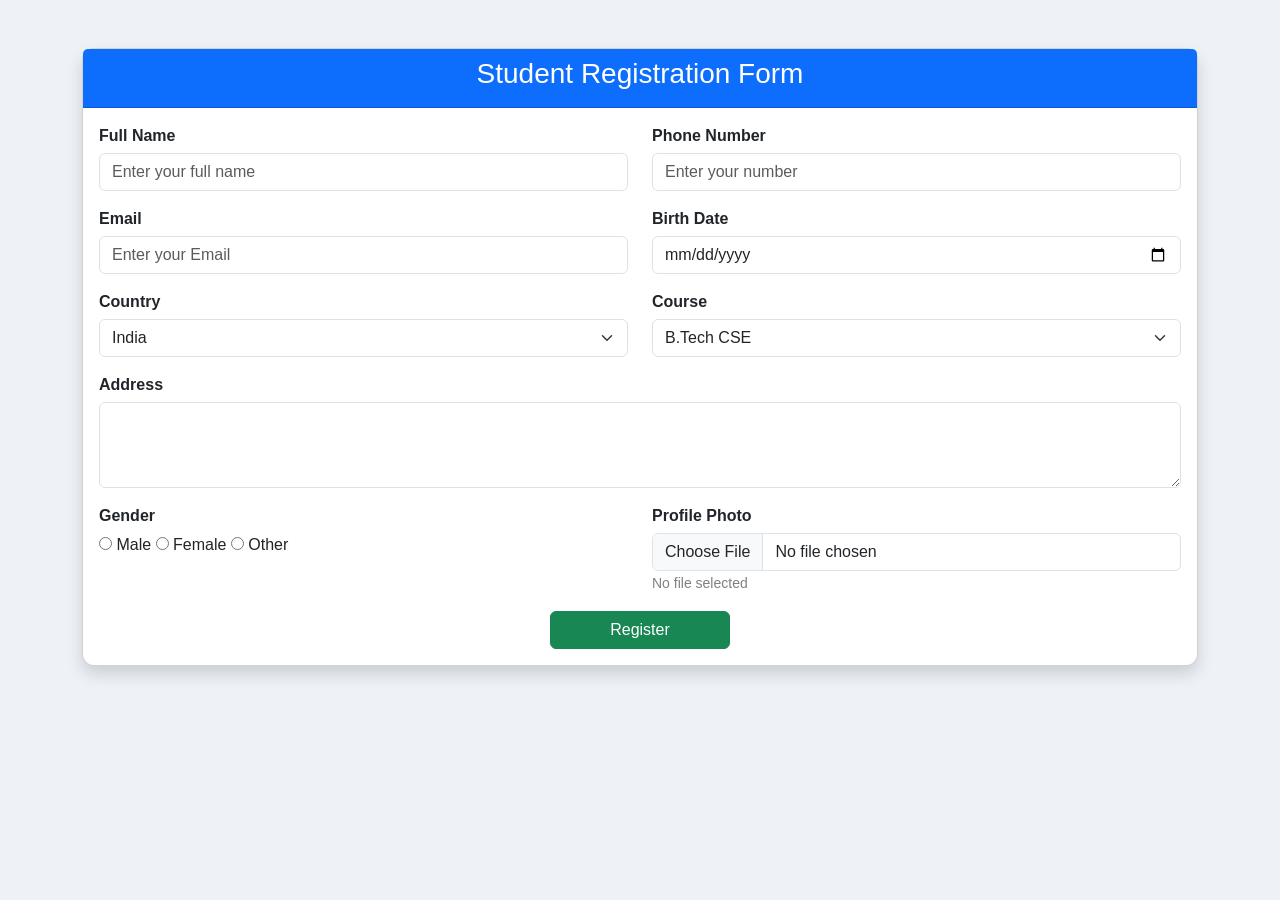
<file: 25ESKCX108/DAY 9/index.html>
<!DOCTYPE html>
<html lang="en">
<head>

<meta charset="UTF-8">
<meta name="viewport" content="width=device-width, initial-scale=1">

<title>Student Registration</title>

<link href="https://cdn.jsdelivr.net/npm/bootstrap@5.3.3/dist/css/bootstrap.min.css" rel="stylesheet">

<link rel="stylesheet" href="style.css">

</head>

<body>

<div class="container mt-5 mb-5">

<div class="card shadow">

<div class="card-header bg-primary text-white">

<h3 class="text-center">Student Registration Form</h3>

</div>

<div class="card-body">

<div id="errorBox"></div>

<form action="index.php" method="POST">

<div class="row">

<div class="col-md-6 mb-3">
<label>Full Name</label>
<input type="text" name="name" id="name" class="form-control" required placeholder="Enter your full name">
</div>

<div class="col-md-6 mb-3">
<label>Phone Number</label>
<input type="text" name="phone" class="form-control" required placeholder="Enter your number">
</div>

<div class="col-md-6 mb-3">
<label>Email</label>
<input type="email" name="email" class="form-control" required placeholder="Enter your Email">
</div>

<div class="col-md-6 mb-3">
<label>Birth Date</label>
<input type="date" name="dob" class="form-control" required >
</div>

<div class="col-md-6 mb-3">
<label>Country</label>

<select name="country" class="form-select">

<option>India</option>
<option>USA</option>
<option>Canada</option>
<option>Australia</option>

</select>

</div>

<div class="col-md-6 mb-3">

<label>Course</label>

<select name="course" class="form-select">

<option>B.Tech CSE</option>
<option>B.Tech DS</option>
<option>BCA</option>
<option>MCA</option>

</select>

</div>

<div class="col-12 mb-3">

<label>Address</label>

<textarea name="address" id="address" rows="3" class="form-control"></textarea>

</div>

<div class="col-md-6 mb-3">

<label>Gender</label><br>

<input type="radio" name="gender" value="Male"> Male

<input type="radio" name="gender" value="Female"> Female

<input type="radio" name="gender" value="Other"> Other

</div>

<div class="col-md-6 mb-3">

<label>Profile Photo</label>

<input type="file" id="photo" class="form-control">

<small id="photoName">No file selected</small>

</div>

</div>

<div class="text-center">

<button class="btn btn-success px-4">Register</button>

</div>

</form>

</div>

</div>

</div>

<script src="script.js"></script>

</body>

</html>
</file>
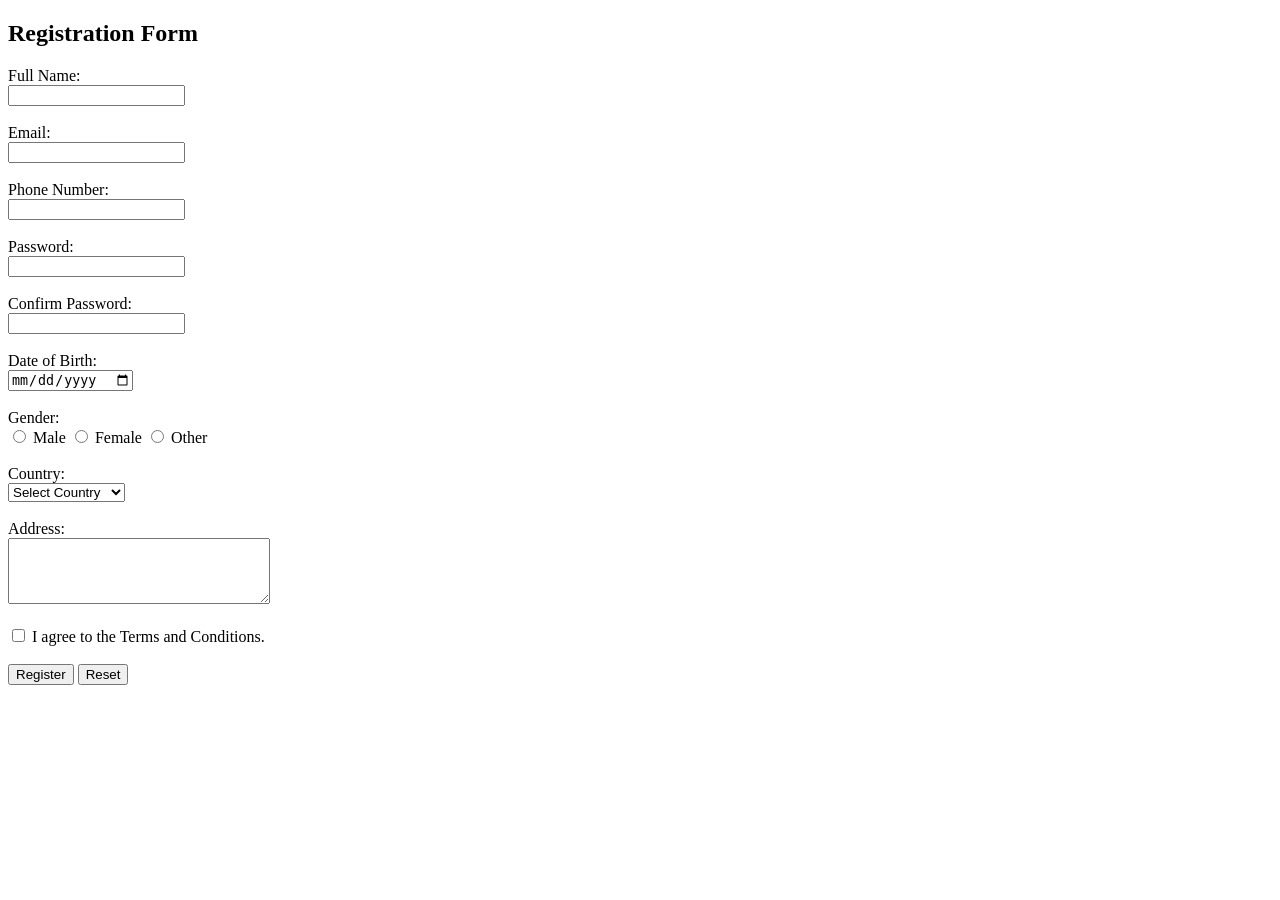
<file: 25ESKCX108/DAY 2/registerationform.html>
<!DOCTYPE html>
<html>
<head>
    <title>Registration Form</title>
</head>
<body>

    <h2>Registration Form</h2>

    <form>

        <label>Full Name:</label><br>
        <input type="text" name="fullname" required><br><br>

        <label>Email:</label><br>
        <input type="email" name="email" required><br><br>

        <label>Phone Number:</label><br>
        <input type="tel" name="phone" required><br><br>

        <label>Password:</label><br>
        <input type="password" name="password" required><br><br>

        <label>Confirm Password:</label><br>
        <input type="password" name="confirm_password" required><br><br>

        <label>Date of Birth:</label><br>
        <input type="date" name="dob"><br><br>

        <label>Gender:</label><br>
        <input type="radio" name="gender" value="Male"> Male
        <input type="radio" name="gender" value="Female"> Female
        <input type="radio" name="gender" value="Other"> Other
        <br><br>

        <label>Country:</label><br>
        <select name="country">
            <option>Select Country</option>
            <option>India</option>
            <option>USA</option>
            <option>Canada</option>
            <option>Australia</option>
            <option>United Kingdom</option>
        </select>
        <br><br>

        <label>Address:</label><br>
        <textarea name="address" rows="4" cols="30"></textarea>
        <br><br>

        <input type="checkbox" name="terms" required>
        I agree to the Terms and Conditions.
        <br><br>

        <input type="submit" value="Register">
        <input type="reset" value="Reset">

    </form>

</body>
</html>
</file>
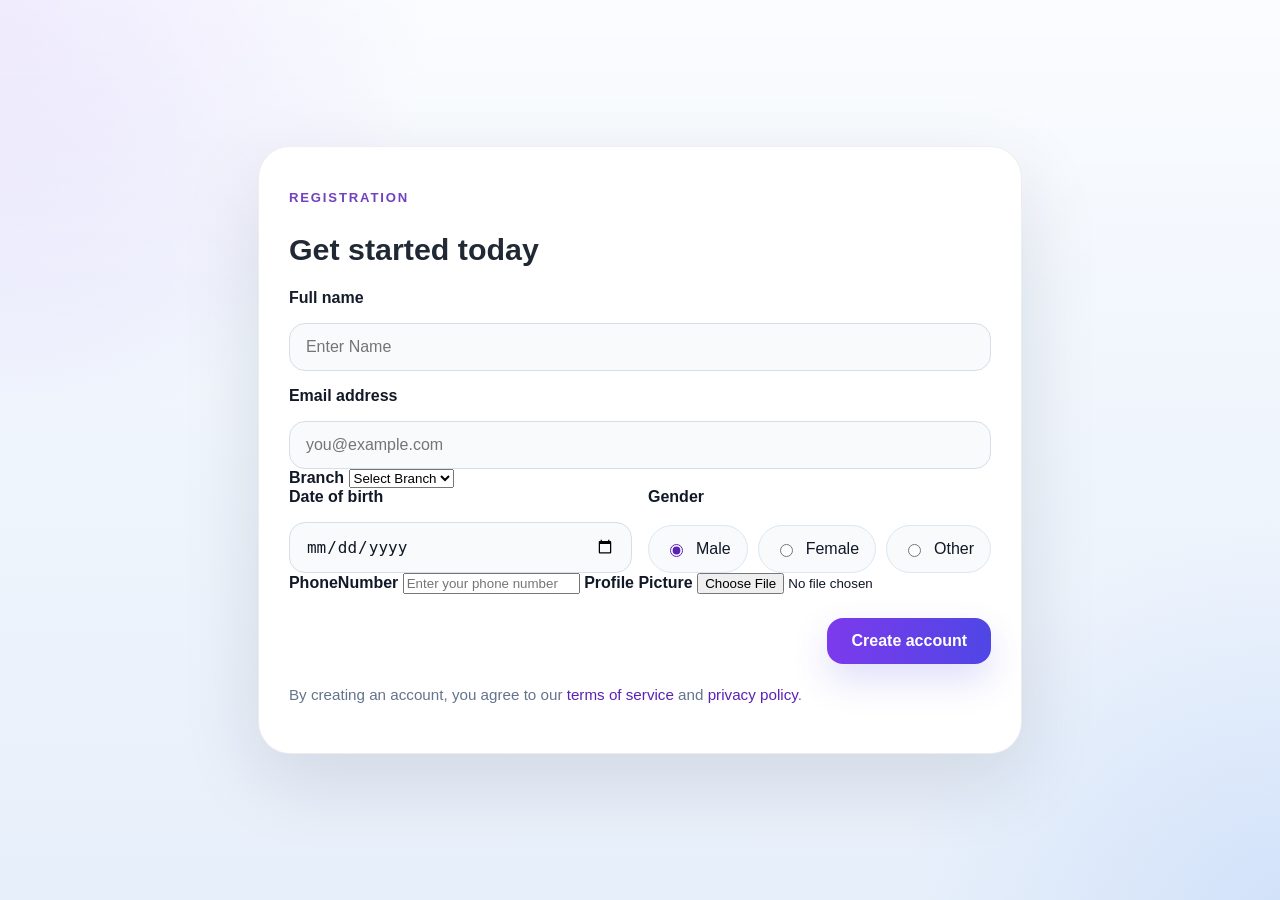
<file: 25ESKCX108/DAY 8/registeration.html>
<!DOCTYPE html>
<html lang="en">
<head>
    <meta charset="UTF-8">
    <meta name="viewport" content="width=device-width, initial-scale=1.0">
    <title>Registration</title>
    <link rel="stylesheet" href="style.css">
</head>
<body>
    <div class="page-wrapper">
        <section class="hero">
            <aside class="hero-card">
                <div class="card-header">
                    <p class="eyebrow">Registration</p>
                    <h2>Get started today</h2>
                </div>

                <form method="post" novalidate action="registration.php" class="form" enctype="multipart/form-data">
                    <div class="form-grid">
                        <label for="txtName">Full name</label>
                        <input type="text" id="txtName" name="name" placeholder="Enter Name" required>

                        <label for="txtEmail">Email address</label>
                        <input type="email" id="txtEmail" name="email" placeholder="you@example.com" required>
                    </div>
                    <div class ="form-group">
                        <label for="branch">Branch</label>
                        <select name="branch" id="branch">
                        <option value="">Select Branch</option>
                        <option value="DS">DS</option>
                        <option value="IOT">IOT</option>
                        <option value="AI">AI</option>
                        <option value="CSE">CSE</option>
                        </select>
                    </div>

                    <div class="field-group">
                        <div class="field-half">
                            <label for="dtDOB">Date of birth</label>
                            <input type="date" id="dtDOB" name="dob">
                        </div>
                        <div class="field-half">
                            <label>Gender</label>
                            <div class="radio-group" role="radiogroup" aria-label="Gender">
                                <label><input type="radio" name="gender" value="male" checked> Male</label>
                                <label><input type="radio" name="gender" value="female"> Female</label>
                                <label><input type="radio" name="gender" value="other"> Other</label>
                            </div>
                        </div>
                    </div>

                    <label for="txtPhoneNumber">PhoneNumber</label>
                    <input type="tel" id="txtPhoneNumber" name="phoneNumber" placeholder="Enter your phone number" required>

                    <label for="Myfile">Profile Picture</label>
                    <input type="file" id="Myfile" name="Myfile" accept="image/*" required>
                   <!-- <button type="button" onclick="previewFile()">Preview Upload</button>--> 
                    <div id="filePreview"></div>

                    <div class="actions">
                        <button type="submit" class="primary">Create account</button>
                    </div>

                    <p class="note">By creating an account, you agree to our <a href="#">terms of service</a> and <a href="#">privacy policy</a>.</p>
                </form>
            </aside>
        </section>
    </div>

  <!--  <script>
        function previewFile() {
            const fileInput = document.getElementById('Myfile');
            const preview = document.getElementById('filePreview');
            const file = fileInput.files[0];

            if (!file) {
                preview.innerHTML = '<p style="color: red;">Please select a file first.</p>';
                return;
            }

            const reader = new FileReader();
            reader.onload = function(e) {
                preview.innerHTML = '<p style="color: green;">✓ File selected: ' + file.name + '</p>' +
                                    '<img src="' + e.target.result + '" style="max-width: 200px; margin-top: 10px;">';
            };
            reader.readAsDataURL(file);
        }
    </script>-->
</body>
</html>
</file>
<file: 25ESKCX108/DAY 9/style.css>
body{

background:#eef2f7;

font-family:Arial,sans-serif;

}

.card{

border-radius:12px;

}

.card-header{

border-radius:12px 12px 0 0;

}

label{

font-weight:bold;

margin-bottom:5px;

}

#errorBox{

display:none;

background:#ffe5e5;

color:#b00020;

padding:12px;

margin-bottom:20px;

border-left:5px solid red;

border-radius:5px;

}

button{

width:180px;

}

#photoName{

color:gray;

font-size:14px;

}
</file>
<file: 25ESKCX108/DAY 8/style.css>
/* style.css — polished registration page design */

:root {
  --bg: #eef3fb;
  --surface: #ffffff;
  --surface-soft: #f8fbff;
  --text: #0f1724;
  --text-muted: #64748b;
  --border: #dbe7f3;
  --accent: #7c3aed;
  --accent-strong: #5b21b6;
  --shadow: 0 24px 80px rgba(15, 23, 42, 0.12);
}

* {
  box-sizing: border-box;
}

html, body {
  margin: 0;
  min-height: 100%;
}

body {
  font-family: 'Segoe UI', Tahoma, Geneva, Verdana, sans-serif;
  color: var(--text);
  background: radial-gradient(circle at top left, rgba(124, 58, 237, 0.14), transparent 28%),
              radial-gradient(circle at bottom right, rgba(59, 130, 246, 0.12), transparent 24%),
              linear-gradient(180deg, #f8fbff 0%, #e7effa 100%);
}

body::before {
  content: '';
  position: fixed;
  inset: 0;
  background: linear-gradient(180deg, rgba(255,255,255,0.38), transparent 35%);
  pointer-events: none;
}

.page-wrapper {
  display: flex;
  justify-content: center;
  align-items: center;
  min-height: 100vh;
  padding: 24px;
}

.hero {
  display: flex;
  justify-content: center;
  align-items: center;
  width: min(1120px, 100%);
}

.hero-copy {
  padding: 32px 30px;
  border-radius: 32px;
  background: rgba(255,255,255,0.92);
  border: 1px solid rgba(15,23,42,0.08);
  box-shadow: var(--shadow);
}

.eyebrow {
  display: inline-flex;
  align-items: center;
  gap: 10px;
  color: var(--accent-strong);
  font-size: 0.82rem;
  letter-spacing: 0.14em;
  text-transform: uppercase;
  font-weight: 700;
  margin-bottom: 18px;
}

.hero-copy h1 {
  margin: 0;
  font-size: clamp(2.6rem, 3.3vw, 4.2rem);
  line-height: 1.02;
}

.hero-text {
  margin: 18px 0 0;
  max-width: 620px;
  font-size: 1rem;
  line-height: 1.7;
  color: var(--text-muted);
}

.hero-stats {
  display: grid;
  grid-template-columns: repeat(3, minmax(0, 1fr));
  gap: 16px;
  margin-top: 28px;
}

.hero-stats div {
  padding: 16px 18px;
  border-radius: 18px;
  background: var(--surface-soft);
  border: 1px solid var(--border);
}

.hero-stats strong {
  display: block;
  font-size: 1.2rem;
  margin-bottom: 6px;
  color: var(--text);
}

.hero-stats span {
  color: var(--text-muted);
  font-size: 0.95rem;
}

.hero-card {
  padding: 30px;
  border-radius: 32px;
  background: var(--surface);
  border: 1px solid rgba(15,23,42,0.08);
  box-shadow: var(--shadow);
}

.card-header {
  margin-bottom: 22px;
}

.hero-card h2 {
  margin: 10px 0 0;
  font-size: 1.9rem;
  line-height: 1.1;
}

.form-grid,
.field-group {
  display: grid;
  gap: 16px;
}

.form-grid {
  grid-template-columns: 1fr;
}

.field-group {
  grid-template-columns: 1fr 1fr;
}

.field-half {
  display: grid;
  gap: 16px;
}

label {
  font-weight: 600;
  color: #111827;
}

input[type="text"],
input[type="email"],
input[type="date"],
input[type="password"] {
  width: 100%;
  padding: 14px 16px;
  border-radius: 16px;
  border: 1px solid #d5dee9;
  background: #f8fafc;
  font-size: 1rem;
  color: var(--text);
}

input[type="text"]:focus,
input[type="email"]:focus,
input[type="date"]:focus,
input[type="password"]:focus {
  border-color: rgba(124, 58, 237, 0.4);
  outline: none;
  box-shadow: 0 0 0 5px rgba(124, 58, 237, 0.12);
}

.radio-group {
  display: flex;
  flex-wrap: wrap;
  gap: 10px;
}

.radio-group label {
  display: inline-flex;
  align-items: center;
  gap: 10px;
  padding: 12px 16px;
  border-radius: 999px;
  background: #f8fafc;
  border: 1px solid #dbe7f3;
  cursor: pointer;
  font-weight: 500;
}

.radio-group input {
  accent-color: var(--accent-strong);
}

.actions {
  margin-top: 24px;
  display: flex;
  justify-content: flex-end;
}

button.primary {
  border: none;
  border-radius: 16px;
  padding: 14px 24px;
  background: linear-gradient(90deg, #7c3aed 0%, #4f46e5 100%);
  color: #ffffff;
  font-size: 1rem;
  font-weight: 700;
  cursor: pointer;
  box-shadow: 0 16px 36px rgba(79, 70, 229, 0.18);
}

button.primary:hover {
  transform: translateY(-1px);
}

.note {
  margin-top: 18px;
  color: var(--text-muted);
  font-size: 0.95rem;
  line-height: 1.7;
}

.note a {
  color: var(--accent-strong);
  text-decoration: none;
}

.note a:hover {
  text-decoration: underline;
}

@media (max-width: 860px) {
  .hero {
    grid-template-columns: 1fr;
  }

  .hero-copy,
  .hero-card {
    padding: 24px;
  }

  .field-group {
    grid-template-columns: 1fr;
  }

  .actions {
    justify-content: stretch;
  }

  button.primary {
    width: 100%;
  }
}

@media (max-width: 520px) {
  .hero-copy {
    padding: 22px;
  }

  .hero-card {
    border-radius: 24px;
    padding: 22px;
  }
}
</file>
